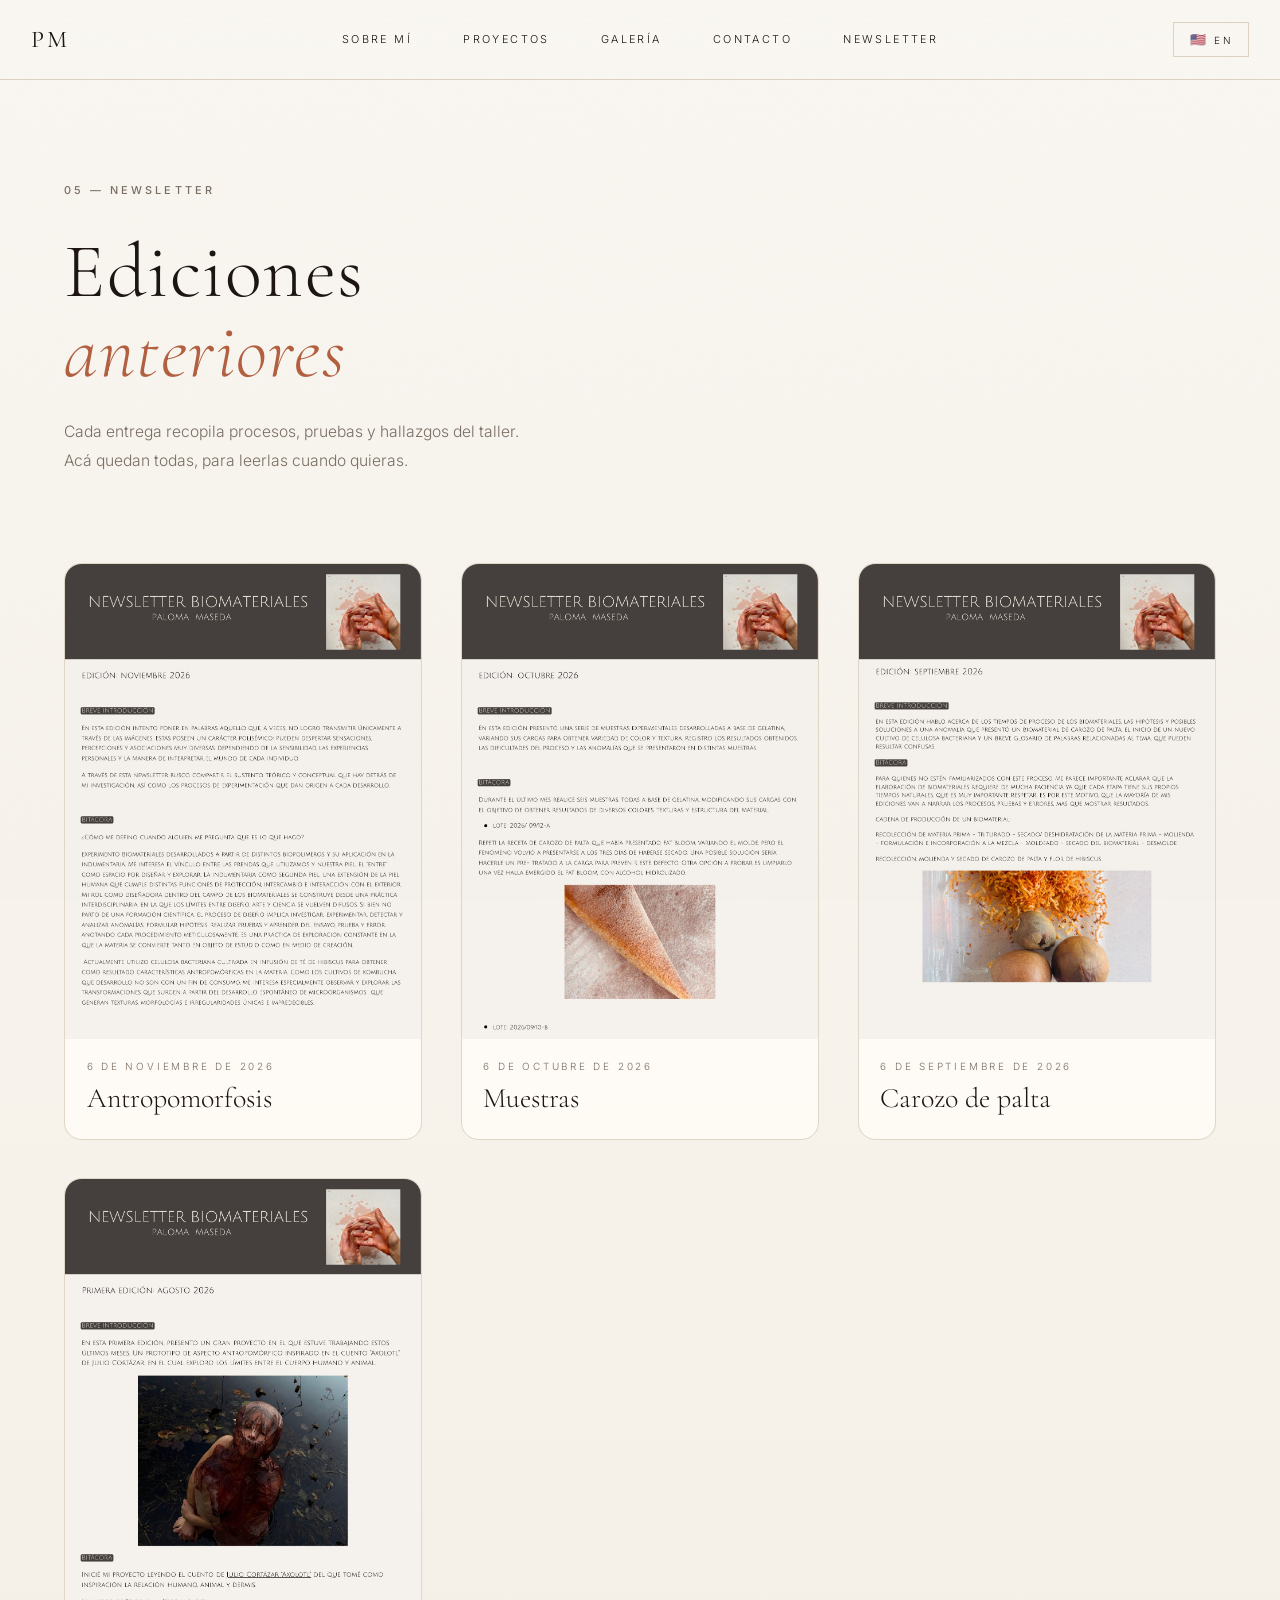
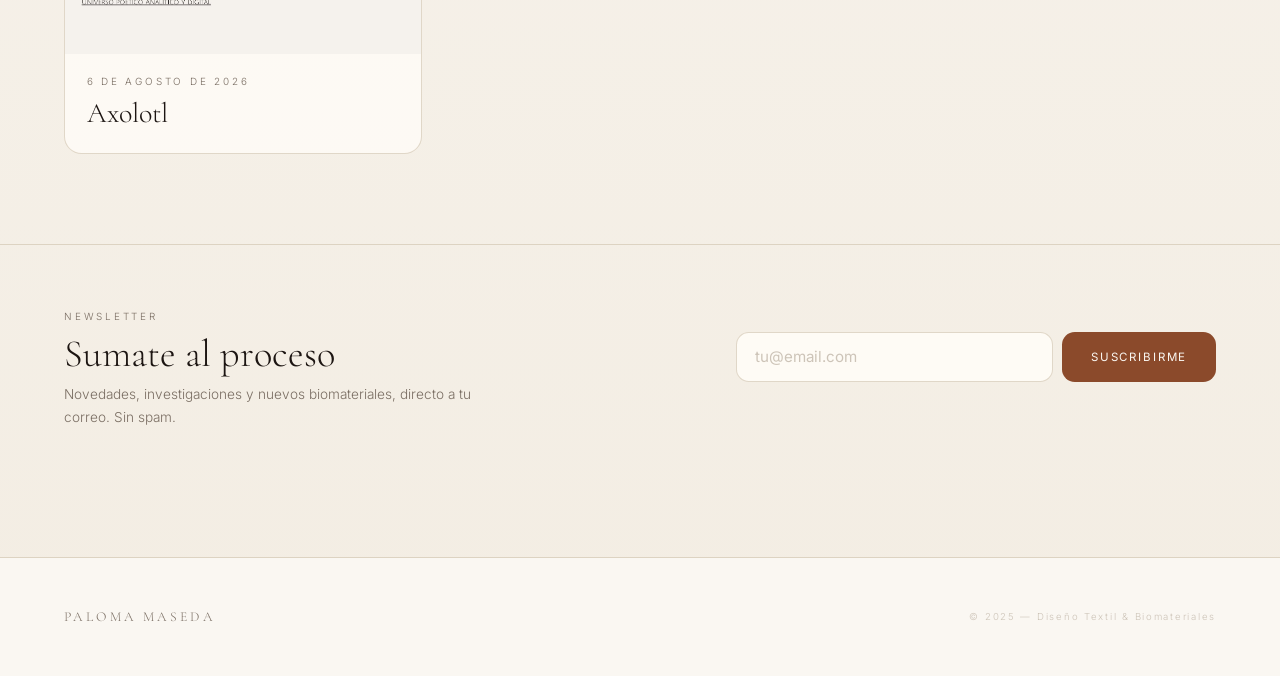
<file: newsletter.html>
<!DOCTYPE html>
<html lang="es">
<head>
  <meta charset="UTF-8">
  <meta name="viewport" content="width=device-width, initial-scale=1.0">
  <meta name="description" content="Archivo de ediciones de la newsletter de Paloma Maseda: biomateriales, diseño textil e investigación desde Buenos Aires.">
  <meta name="author" content="Paloma Maseda">
  <meta name="google-analytics-id" content="G-C15YMDL1EZ">
  <meta name="robots" content="index,follow">
  <meta name="theme-color" content="#faf7f2">
  <meta name="referrer" content="strict-origin-when-cross-origin">
  <link rel="icon" href="favicon.svg" type="image/svg+xml">
  <link rel="canonical" href="https://palomaseda.github.io/Portfolio-Maseda/newsletter.html">
  <meta property="og:type" content="website">
  <meta property="og:url" content="https://palomaseda.github.io/Portfolio-Maseda/newsletter.html">
  <meta property="og:site_name" content="Paloma Maseda">
  <meta property="og:locale" content="es_AR">
  <meta property="og:title" content="Newsletter — Paloma Maseda">
  <meta property="og:description" content="Archivo de ediciones: biomateriales, diseño textil e investigación desde Buenos Aires.">
  <meta property="og:image" content="https://palomaseda.github.io/Portfolio-Maseda/img/proyectos/celulosa/cover.jpg">
  <meta name="twitter:card" content="summary_large_image">
  <meta name="twitter:title" content="Newsletter — Paloma Maseda">
  <meta name="twitter:description" content="Archivo de ediciones: biomateriales, diseño textil e investigación desde Buenos Aires.">
  <title>Newsletter — Paloma Maseda</title>

  <script async src="https://www.googletagmanager.com/gtag/js?id=G-C15YMDL1EZ"></script>
  <script>
    window.dataLayer = window.dataLayer || [];
    function gtag(){dataLayer.push(arguments);}
    gtag('js', new Date());
    gtag('config', 'G-C15YMDL1EZ', {
      send_page_view: false,
      anonymize_ip: true
    });
  </script>

  <!-- Google Fonts: Cormorant Garamond (títulos) + Inter (cuerpo) -->
  <link rel="preconnect" href="https://fonts.googleapis.com">
  <link rel="preconnect" href="https://fonts.gstatic.com" crossorigin>
  <link href="https://fonts.googleapis.com/css2?family=Cormorant+Garamond:ital,wght@0,300;0,400;0,500;0,600;1,300;1,400;1,500&family=Inter:wght@300;400;500&display=swap" rel="stylesheet">

  <link rel="stylesheet" href="css/style.css">
  <link rel="stylesheet" href="css/newsletter.css">
</head>
<body>

  <!-- ============================================================
       NAVBAR FIJA
  ============================================================ -->
  <nav class="navbar scrolled" id="navbar">
    <div class="nav-inner">
      <a href="index.html" class="nav-logo">PM</a>

      <div class="nav-links">
        <a href="index.html#sobre-mi"  class="nav-link" data-i18n="nav.about">Sobre mí</a>
        <a href="index.html#proyectos" class="nav-link" data-i18n="nav.projects">Proyectos</a>
        <a href="index.html#galeria" class="nav-link" data-i18n="nav.gallery">Galería</a>
        <a href="index.html#contacto"  class="nav-link" data-i18n="nav.contact">Contacto</a>
        <a href="newsletter.html" class="nav-link" data-i18n="nav.newsletter">Newsletter</a>
      </div>

      <div class="nav-actions">
        <button class="lang-toggle" id="langToggle" type="button" aria-label="Switch language">EN</button>

        <button class="hamburger" id="hamburger" aria-label="Abrir menú" aria-expanded="false">
          <span></span>
          <span></span>
        </button>
      </div>
    </div>
  </nav>

  <!-- ============================================================
       MENÚ MOBILE — OVERLAY FULLSCREEN
  ============================================================ -->
  <div class="menu-overlay" id="menuOverlay" role="dialog" aria-label="Menú de navegación">
    <nav class="menu-overlay-links">
      <a href="index.html#sobre-mi"  class="overlay-link" data-i18n="nav.about">Sobre mí</a>
      <a href="index.html#proyectos" class="overlay-link" data-i18n="nav.projects">Proyectos</a>
      <a href="index.html#galeria" class="overlay-link" data-i18n="nav.gallery">Galería</a>
      <a href="index.html#contacto"  class="overlay-link" data-i18n="nav.contact">Contacto</a>
      <a href="newsletter.html" class="overlay-link" data-i18n="nav.newsletter">Newsletter</a>
    </nav>
    <button class="lang-toggle lang-toggle--overlay" id="langToggleOverlay" type="button" aria-label="Switch language">EN</button>
    <div class="menu-overlay-footer">Buenos Aires · 2025</div>
  </div>

  <!-- ============================================================
       CONTENIDO
  ============================================================ -->
  <main class="news">
    <div class="news-inner">

      <!-- ── Archivo: listado de todas las ediciones ── -->
      <section class="news-archive" id="newsArchive" hidden>
        <header class="news-header">
          <div class="section-label" data-i18n="news.label">05 — NEWSLETTER</div>
          <h1 class="news-title" data-i18n-html="news.title">Ediciones<br><em>anteriores</em></h1>
          <p class="news-intro" data-i18n="news.intro">
            Cada entrega recopila procesos, pruebas y hallazgos del taller.
            Acá quedan todas, para leerlas cuando quieras.
          </p>
        </header>

        <div class="news-grid" id="newsGrid"></div>

        <p class="news-empty" id="newsEmpty" hidden data-i18n="news.empty">
          Todavía no hay ediciones publicadas. Muy pronto, la primera.
        </p>
      </section>

      <!-- ── Edición individual ── -->
      <article class="news-edition" id="newsEdition" hidden>
        <a class="news-back" href="newsletter.html" data-i18n="news.back">← Todas las ediciones</a>

        <header class="news-edition-header">
          <time class="news-edition-date" id="editionDate"></time>
          <h1 class="news-edition-title" id="editionTitle"></h1>
        </header>

        <div class="news-figure" id="editionFigure"></div>

        <nav class="news-pager" id="newsPager"></nav>
      </article>

    </div>

    <div class="newsletter-band">
      <div class="newsletter">
        <div class="newsletter-intro">
          <span class="contact-link-kicker" data-i18n="newsletter.kicker">Newsletter</span>
          <span class="newsletter-title" data-i18n="newsletter.title">Sumate al proceso</span>
          <p class="newsletter-meta" data-i18n="newsletter.meta">Novedades, investigaciones y nuevos biomateriales, directo a tu correo. Sin spam.</p>
        </div>
        <div class="newsletter-action">
          <form class="newsletter-form" data-subscribe novalidate>
            <div class="newsletter-field">
              <input type="email" name="email" class="newsletter-input" required autocomplete="email" aria-label="Email" placeholder="tu@email.com">
              <button type="submit" class="newsletter-btn">Suscribirme</button>
            </div>
            <input type="text" name="website" class="newsletter-hp" tabindex="-1" autocomplete="off" aria-hidden="true">
            <p class="newsletter-status" role="status" aria-live="polite"></p>
          </form>
        </div>
      </div>
    </div>
  </main>

  <!-- ============================================================
       FOOTER
  ============================================================ -->
  <footer class="footer">
    <div class="footer-inner">
      <span class="footer-logo">PALOMA MASEDA</span>
      <span class="footer-copy" data-i18n="footer.copy">© 2025 — Diseño Textil &amp; Biomateriales</span>
    </div>
  </footer>

  <script src="js/analytics.js"></script>
  <script src="js/newsletter.js"></script>
  <script src="js/subscribe.js"></script>

</body>
</html>
</file>
<file: css/style.css>
/* ══════════════════════════════════════════════════════════════
   PALOMA MASEDA — Portfolio
   style.css
   ══════════════════════════════════════════════════════════════ */


/* ── CSS CUSTOM PROPERTIES ─────────────────────────────────────
   Para cambiar la paleta entera: editá solo estas variables.
   Para cambiar tipografías: editá --font-heading y --font-body.
   ─────────────────────────────────────────────────────────────── */
:root {
  /* Colores principales */
  --c-bg:           #faf7f2;     /* Fondo general — crema cálida */
  --c-surface:      #f3ede3;     /* Superficie elevada */
  --c-surface-2:    #ebe4d8;     /* Superficie más elevada */
  --c-border:       #ddd3c2;     /* Bordes sutiles */
  --c-text:         #1c1512;     /* Texto principal — espresso oscuro */
  --c-text-muted:   #7a6e63;     /* Texto secundario */
  --c-text-dim:     #cdc4b8;     /* Texto casi invisible (watermarks) */
  --c-accent:       #8b4a2b;     /* Acento tierra/óxido */
  --c-accent-light: #b36040;     /* Acento más claro */

  /* Tipografías */
  --font-heading: 'Cormorant Garamond', Georgia, serif;
  --font-body:    'Inter', -apple-system, BlinkMacSystemFont, sans-serif;

  /* Espaciado base (múltiplos de 0.5rem) */
  --sp-1:  0.5rem;
  --sp-2:  1rem;
  --sp-3:  1.5rem;
  --sp-4:  2rem;
  --sp-6:  3rem;
  --sp-8:  4rem;
  --sp-12: 6rem;
  --sp-16: 8rem;
  --sp-20: 10rem;

  /* Layout */
  --max-w:         1400px;
  --nav-h:         80px;
  --pad-x:         clamp(1.5rem, 5vw, 4rem);

  /* Curvas de aceleración */
  --ease-expo:     cubic-bezier(0.16, 1, 0.3, 1);
  --ease-in-out:   cubic-bezier(0.87, 0, 0.13, 1);

  /* Transiciones reutilizables */
  --t-fast:   0.25s var(--ease-expo);
  --t-medium: 0.55s var(--ease-expo);
  --t-slow:   0.9s  var(--ease-expo);
}


/* ── RESET ──────────────────────────────────────────────────── */
*, *::before, *::after {
  box-sizing: border-box;
  margin: 0;
  padding: 0;
}

html {
  scroll-behavior: smooth;
  -webkit-font-smoothing: antialiased;
  -moz-osx-font-smoothing: grayscale;
}

body {
  background-color: var(--c-bg);
  color: var(--c-text);
  font-family: var(--font-body);
  font-weight: 300;
  line-height: 1.6;
  overflow-x: hidden;
}

img {
  display: block;
  max-width: 100%;
  object-fit: cover;
}

a    { color: inherit; text-decoration: none; }
button { background: none; border: none; cursor: pointer; font-family: inherit; color: inherit; }

/* ── Textura de ruido (overlay fijo, muy sutil) ─────────────── */
body::after {
  content: '';
  position: fixed;
  inset: 0;
  background-image: url("data:image/svg+xml,%3Csvg xmlns='http://www.w3.org/2000/svg' width='300' height='300'%3E%3Cfilter id='n'%3E%3CfeTurbulence type='fractalNoise' baseFrequency='0.75' numOctaves='4' stitchTiles='stitch'/%3E%3C/filter%3E%3Crect width='300' height='300' filter='url(%23n)' opacity='1'/%3E%3C/svg%3E");
  background-size: 200px 200px;
  opacity: 0.04;   /* Ligeramente más visible sobre fondo claro */
  mix-blend-mode: multiply;
  pointer-events: none;
  z-index: 9990;
}


/* ── UTILIDADES ─────────────────────────────────────────────── */
.container {
  max-width: var(--max-w);
  margin: 0 auto;
  padding: 0 var(--pad-x);
}

.section-label {
  font-family: var(--font-body);
  font-size: 0.68rem;
  font-weight: 500;
  letter-spacing: 0.28em;
  color: var(--c-text-muted);
  text-transform: uppercase;
}

/* Placeholder para imágenes faltantes (siempre visible detrás) */
.placeholder-label {
  position: absolute;
  inset: 0;
  display: flex;
  align-items: center;
  justify-content: center;
  font-size: 0.6rem;
  font-weight: 500;
  letter-spacing: 0.35em;
  color: var(--c-text-dim);
  text-transform: uppercase;
  pointer-events: none;
  z-index: 0;
  user-select: none;
}

/* ════════════════════════════════════════════════════════════
   NAVBAR
   Transparente en la cima, con blur al hacer scroll.
   ════════════════════════════════════════════════════════════ */
.navbar {
  position: fixed;
  top: 0; left: 0; right: 0;
  height: var(--nav-h);
  z-index: 100;
  transition: background var(--t-medium), backdrop-filter var(--t-medium), border-color var(--t-medium);
  border-bottom: 1px solid transparent;
}

.navbar.scrolled {
  background: rgba(250, 247, 242, 0.88);
  backdrop-filter: blur(24px);
  -webkit-backdrop-filter: blur(24px);
  border-bottom-color: var(--c-border);
}

.navbar.scrolled .nav-logo,
.navbar.scrolled .nav-link,
.navbar.scrolled .lang-toggle {
  color: var(--c-text);
}

.navbar.scrolled .nav-link::after {
  background: var(--c-text);
}

.navbar.scrolled .lang-toggle {
  border-color: var(--c-border);
}

.navbar.scrolled .hamburger span {
  background: var(--c-text);
}

.nav-inner {
  width: 100%;
  margin: 0 auto;
  padding: 0 clamp(1rem, 2.4vw, 2rem);
  height: 100%;
  display: grid;
  grid-template-columns: 1fr auto 1fr;
  align-items: center;
}

/* Logo "PM" */
.nav-logo {
  font-family: var(--font-heading);
  justify-self: start;
  font-size: 1.5rem;
  font-weight: 400;
  font-style: normal;
  letter-spacing: 0.12em;
  color: var(--c-text);
  transition: opacity var(--t-fast);
  line-height: 1;
}
.nav-logo:hover { opacity: 0.55; }

/* Links de nav */
.nav-links {
  display: flex;
  justify-self: center;
  gap: clamp(2rem, 4vw, 4.5rem);
}

.nav-actions {
  justify-self: end;
  display: flex;
  align-items: center;
  gap: var(--sp-3);
}

.lang-toggle {
  font-size: 0.62rem;
  font-weight: 300;
  letter-spacing: 0.24em;
  text-transform: uppercase;
  color: var(--c-text);
  border: 1px solid rgba(28, 21, 18, 0.32);
  min-width: 4.2rem;
  justify-content: center;
  display: inline-flex;
  align-items: center;
  padding: 0.7rem 0.95rem 0.62rem;
  transition: border-color var(--t-fast), color var(--t-fast), background var(--t-fast);
}

.lang-flag {
  font-size: 0.8rem;
  line-height: 1;
  margin-right: 0.4rem;
}

.lang-toggle:hover {
  color: var(--c-text);
  border-color: rgba(28, 21, 18, 0.55);
  background: rgba(255, 252, 247, 0.42);
}

.lang-toggle--overlay {
  position: absolute;
  top: calc(var(--nav-h) / 2);
  right: var(--pad-x);
  transform: translateY(-50%);
}

.nav-link {
  font-size: 0.68rem;
  font-weight: 300;
  letter-spacing: 0.22em;
  text-transform: uppercase;
  color: var(--c-text);
  position: relative;
  transition: color var(--t-fast);
}
.nav-link::after {
  content: '';
  position: absolute;
  bottom: -3px;
  left: 0;
  width: 0;
  height: 1px;
  background: var(--c-text);
  transition: width var(--t-medium);
}
.nav-link:hover { color: var(--c-text); }
.nav-link:hover::after { width: 100%; }

/* Hamburger (solo mobile) */
.hamburger {
  display: none;
  position: relative;
  width: 30px;
  height: var(--nav-h);
}
.hamburger span {
  position: absolute;
  left: 0;
  top: 50%;
  width: 100%;
  height: 1px;
  background: var(--c-text);
  transform: translateY(-4px);
  transition: transform var(--t-medium), opacity var(--t-fast);
}
.hamburger span:last-child {
  transform: translateY(4px);
}
.hamburger.active span:first-child {
  transform: translateY(0) rotate(45deg);
}
.hamburger.active span:last-child {
  transform: translateY(0) rotate(-45deg);
}


/* ════════════════════════════════════════════════════════════
   MOBILE MENU OVERLAY
   ════════════════════════════════════════════════════════════ */
.menu-overlay {
  position: fixed;
  inset: 0;
  background: var(--c-bg);
  z-index: 99;
  display: flex;
  flex-direction: column;
  align-items: center;
  justify-content: center;
  opacity: 0;
  pointer-events: none;
  transition: opacity var(--t-medium);
}
.menu-overlay.active {
  opacity: 1;
  pointer-events: all;
}

.menu-overlay-links {
  display: flex;
  flex-direction: column;
  align-items: center;
  gap: var(--sp-4);
}

.overlay-link {
  font-family: var(--font-heading);
  font-size: clamp(2.8rem, 11vw, 4.5rem);
  font-weight: 300;
  letter-spacing: 0.06em;
  color: var(--c-text);
  opacity: 0;
  transform: translateY(24px);
  transition: transform var(--t-medium), opacity var(--t-medium), color var(--t-fast);
}
.menu-overlay.active .overlay-link { opacity: 1; transform: translateY(0); }
.menu-overlay.active .overlay-link:nth-child(1) { transition-delay: 0.08s; }
.menu-overlay.active .overlay-link:nth-child(2) { transition-delay: 0.16s; }
.menu-overlay.active .overlay-link:nth-child(3) { transition-delay: 0.24s; }
.overlay-link:hover { color: var(--c-text-muted); }

.menu-overlay-footer {
  position: absolute;
  bottom: var(--sp-6);
  font-size: 0.65rem;
  letter-spacing: 0.25em;
  color: var(--c-text-muted);
  text-transform: uppercase;
}


/* ════════════════════════════════════════════════════════════
   HERO — FULLSCREEN
   ════════════════════════════════════════════════════════════ */
.hero {
  position: relative;
  height: 100svh;
  min-height: 640px;
  display: flex;
  align-items: center;
  justify-content: center;
  overflow: hidden;
}

/* Imagen de fondo */
.hero-bg {
  position: absolute;
  inset: 0;
  background: linear-gradient(180deg, var(--c-bg) 0%, #f7f2ea 56%, var(--c-bg) 100%);
  z-index: 0;
}
.hero-bg-img {
  position: absolute;
  inset: 0;
  width: 100%;
  height: 100%;
  object-fit: cover;
  opacity: 0;
  pointer-events: none;
}

/* Gradiente encima de la imagen */
.hero-overlay {
  position: absolute;
  inset: 0;
  background: linear-gradient(
    to bottom,
    rgba(255, 255, 255, 0.08) 0%,
    rgba(255, 255, 255, 0.02) 38%,
    rgba(255, 255, 255, 0.12) 100%
  );
  z-index: 1;
}

/* Contenido central */
.hero-content {
  position: relative;
  z-index: 2;
  text-align: center;
  padding: 0 var(--pad-x);
}

.hero-eyebrow {
  font-size: 0.65rem;
  letter-spacing: 0.35em;
  color: var(--c-text);
  font-weight: 300;
  text-transform: uppercase;
  margin-bottom: var(--sp-4);
  opacity: 0; /* Animado via JS */
}

.hero-title {
  font-family: var(--font-heading);
  font-size: clamp(3.5rem, 9.5vw, 8rem);
  font-weight: 400;
  letter-spacing: 0.06em;
  line-height: 0.95;
  color: var(--c-text);
  perspective: 800px; /* Para rotación 3D de letras */
  white-space: nowrap;
}

/* Cada letra — creada y animada via JS */
.hero-title .letter {
  display: inline-block;
  will-change: transform, opacity;
}

.hero-subtitle {
  font-family: var(--font-body);
  font-size: clamp(0.72rem, 1.7vw, 1rem);
  font-weight: 300;
  letter-spacing: 0.34em;
  color: var(--c-text);
  text-transform: uppercase;
  margin-top: var(--sp-6);
  opacity: 0; /* Animado via JS */
  text-align: center;
}

/* Indicador de scroll */
/* ════════════════════════════════════════════════════════════
   SEPARADOR — línea fina entre secciones
   Se "dibuja" de izquierda a derecha al llegar (ver initScrollReveals);
   sin JS queda la línea completa.
   ════════════════════════════════════════════════════════════ */
.section-divider span {
  display: block;
  height: 1px;
  background: var(--c-border);
  transform-origin: left center;
}


/* ════════════════════════════════════════════════════════════
   SOBRE MÍ
   ════════════════════════════════════════════════════════════ */
.about {
  padding: var(--sp-20) 0;
}

.about-grid {
  display: grid;
  grid-template-columns: 1fr 1fr;
  gap: clamp(3rem, 8vw, 7rem);
  align-items: start;
}

/* Columna imagen */
.about-image-col {
  position: sticky;
  top: calc(var(--nav-h) + var(--sp-8));
}

.about-image-wrap {
  position: relative;
  aspect-ratio: 3 / 4;
  overflow: hidden;
  background: var(--c-surface);
  /* clip-path animado en el reveal via GSAP */
  clip-path: inset(100% 0 0 0);
}

.about-img {
  position: absolute;
  inset: 0;
  width: 100%;
  height: 100%;
  object-fit: cover;
  z-index: 1;
  transition: transform 0.9s var(--ease-expo);
}
.about-image-wrap:hover .about-img { transform: scale(1.04); }

/* Varias fotos: la que entra se funde ENCIMA de la que sale (que sigue opaca
   hasta que termina el fundido), así no hay un instante a media transparencia
   donde se vea el fondo. Sin JS queda visible la primera (lleva is-active). */
.about-img:not(.is-active) {
  opacity: 0;
  transition: transform 0.9s var(--ease-expo), opacity 0s linear 1.4s;
}
.about-img.is-active {
  opacity: 1;
  z-index: 2;
  transition: transform 0.9s var(--ease-expo), opacity 1.4s ease;
}

.about-meta {
  display: flex;
  align-items: center;
  justify-content: space-between;
  gap: var(--sp-2);
  margin-top: var(--sp-2);
}

/* Selector de fotos: numeritos 01 02 con una línea que se va llenando
   hasta el próximo cambio. Los crea initAboutSlides. */
.about-dots {
  display: flex;
  gap: var(--sp-2);
}

.about-dot {
  position: relative;
  padding: 0.5rem 0 0.55rem;
  font-size: 0.62rem;
  letter-spacing: 0.22em;
  color: var(--c-text-dim);
  text-transform: uppercase;
  transition: color var(--t-fast);
}
.about-dot:hover,
.about-dot.is-active { color: var(--c-text); }
.about-dot:focus-visible { outline: 1px solid var(--c-accent); outline-offset: 2px; }

.about-dot-bar {
  position: absolute;
  left: 0;
  right: 0.22em;           /* descuenta el espacio final del letter-spacing */
  bottom: 0.2rem;
  height: 1px;
  background: currentColor;
  transform: scaleX(0);
  transform-origin: left center;
}
.about-dot.is-active .about-dot-bar { transform: scaleX(1); }

.about-image-col.is-playing .about-dot.is-active .about-dot-bar {
  animation: aboutProgress 6s linear forwards;
}
/* Pausa con el mouse encima (solo donde hay mouse: en el celular el hover
   queda "pegado" después de tocar y congelaría la rotación) o con el foco del
   teclado en el selector (:focus-visible, no el foco que deja un clic). */
@media (hover: hover) {
  .about-image-col.is-playing:hover .about-dot.is-active .about-dot-bar {
    animation-play-state: paused;
  }
}
.about-image-col.is-playing:has(:focus-visible) .about-dot.is-active .about-dot-bar {
  animation-play-state: paused;
}
@keyframes aboutProgress {
  from { transform: scaleX(0); }
  to   { transform: scaleX(1); }
}

.about-caption {
  font-size: 0.62rem;
  letter-spacing: 0.22em;
  color: var(--c-text-muted);
  text-transform: uppercase;
}

/* Columna texto */
.about-text-col {
  padding-top: var(--sp-4);
  display: flex;
  flex-direction: column;
  gap: var(--sp-6);
}

.about-heading {
  font-family: var(--font-heading);
  font-size: clamp(2.2rem, 4.5vw, 3.5rem);
  font-weight: 300;
  line-height: 1.15;
  letter-spacing: 0.02em;
}
.about-heading em {
  font-style: italic;
  color: var(--c-text-muted);
}

.about-body {
  display: flex;
  flex-direction: column;
  gap: var(--sp-3);
}
.about-body p {
  font-size: 0.92rem;
  line-height: 1.85;
  color: var(--c-text-muted);
}
.about-body em {
  font-style: italic;
  color: var(--c-text);
}


/* ════════════════════════════════════════════════════════════
   PROYECTOS
   ────────────────────────────────────────────────────────────
   Estructura reutilizable: para agregar un proyecto nuevo,
   copiar un bloque <article class="project-item"> en el HTML.
   Los ítems pares llevan class "project-item--reverse".
   No se necesita tocar el CSS ni el JS.
   ════════════════════════════════════════════════════════════ */
.projects {
  padding: var(--sp-20) 0;
  border-top: 1px solid var(--c-border);
}

.projects-header {
  display: grid;
  grid-template-columns: auto 1fr;
  align-items: end;
  gap: var(--sp-8);
  margin-bottom: clamp(4rem, 8vw, 7rem);
  padding-bottom: var(--sp-8);
  border-bottom: 1px solid var(--c-border);
}

.section-title {
  font-family: var(--font-heading);
  font-size: clamp(3rem, 6vw, 5rem);
  font-weight: 300;
  line-height: 1.05;
  letter-spacing: 0.02em;
  text-align: right;
}
.section-title em {
  font-style: italic;
  color: var(--c-text-muted);
}

/* ── Ítem de proyecto ──────────────────────────────────────── */
.project-item {
  display: grid;
  grid-template-columns: 1fr 1fr;
  gap: clamp(2rem, 6vw, 5rem);
  align-items: center;
  padding: clamp(4rem, 8vw, 6rem) 0;
  border-bottom: 1px solid var(--c-border);
  position: relative;
}

/* Layout espejado para ítems --reverse */
.project-item--reverse {
  direction: rtl;
}
.project-item--reverse > * {
  direction: ltr;
}

/* Imagen */
.project-image-col {
  position: relative;
}

.project-image-wrap {
  position: relative;
  aspect-ratio: 4 / 5;
  overflow: hidden;
  background: var(--c-surface);
  /* Reveal via clip-path — animado por GSAP */
  clip-path: inset(100% 0 0 0);
}

.project-img {
  position: absolute;
  top: -8%;      /* Buffer arriba: garantiza que el parallax nunca exponga el fondo */
  left: 0;
  width: 100%;
  height: 116%;  /* 8% buffer arriba + 8% buffer abajo = imagen siempre cubre el contenedor */
  object-fit: cover;
  transition: transform 0.6s var(--ease-expo);
  will-change: transform;
  z-index: 1;
}

/* Overlay al hover */
.project-overlay {
  position: absolute;
  inset: 0;
  background: rgba(10, 10, 10, 0.52);
  display: flex;
  align-items: center;
  justify-content: center;
  opacity: 0;
  z-index: 2;
  transition: opacity var(--t-medium);
}
.project-overlay-text {
  font-size: 0.65rem;
  font-weight: 500;
  letter-spacing: 0.38em;
  text-transform: uppercase;
  color: #f5f2ed;                              /* siempre claro — el overlay es siempre oscuro */
  border: 1.5px solid rgba(245, 242, 237, 0.9);
  padding: 0.7rem 1.6rem;
}

.project-image-wrap:hover .project-overlay { opacity: 1; }
.project-image-wrap:hover .project-img     { transform: scale(1.05) translateY(-2%); }

/* Contenido */
.project-content-col {
  padding: var(--sp-4);
  position: relative;
}

/* Número decorativo de fondo */
.project-number {
  position: absolute;
  top: -1.5rem;
  right: 0;
  font-family: var(--font-heading);
  font-size: clamp(7rem, 14vw, 11rem);
  font-weight: 300;
  line-height: 1;
  color: var(--c-text-dim);
  user-select: none;
  z-index: 0;
  pointer-events: none;
  transition: color var(--t-slow);
}
.project-item:hover .project-number { color: #201e1c; }

.project-title {
  font-family: var(--font-heading);
  font-size: clamp(2rem, 4vw, 3.2rem);
  font-weight: 300;
  line-height: 1.1;
  letter-spacing: 0.025em;
  margin-bottom: var(--sp-3);
  position: relative;
  z-index: 1;
}

.project-tags {
  display: flex;
  flex-wrap: wrap;
  gap: var(--sp-1);
  margin-bottom: var(--sp-4);
  position: relative;
  z-index: 1;
}

.tag {
  font-size: 0.58rem;
  font-weight: 400;
  letter-spacing: 0.2em;
  text-transform: uppercase;
  color: var(--c-text-muted);
  border: 1px solid var(--c-border);
  padding: 0.3rem 0.8rem;
  transition: border-color var(--t-fast), color var(--t-fast);
}
.project-item:hover .tag {
  border-color: #2c2a28;
  color: #3e3c39;
}

.project-desc {
  font-size: 0.88rem;
  line-height: 1.85;
  color: var(--c-text-muted);
  margin-bottom: var(--sp-6);
  position: relative;
  z-index: 1;
  max-width: 42ch;
}

.project-btn {
  display: inline-flex;
  align-items: center;
  gap: var(--sp-2);
  font-size: 0.65rem;
  font-weight: 400;
  letter-spacing: 0.28em;
  text-transform: uppercase;
  color: var(--c-text);
  border-bottom: 1px solid var(--c-border);
  padding-bottom: var(--sp-1);
  position: relative;
  z-index: 1;
  transition: gap var(--t-fast), border-color var(--t-fast);
}
.project-btn:hover {
  gap: var(--sp-3);
  border-color: var(--c-text-muted);
}
.btn-arrow {
  display: inline-block;
  transition: transform var(--t-fast);
}
.project-btn:hover .btn-arrow { transform: translateX(4px); }


/* ════════════════════════════════════════════════════════════
   GALERÍA
   ════════════════════════════════════════════════════════════ */
.gallery-section {
  padding: var(--sp-20) 0;
  border-top: 1px solid var(--c-border);
  position: relative;
  background: linear-gradient(180deg, rgba(250, 247, 242, 0.88) 0%, rgba(243, 237, 227, 0.72) 100%);
}

.gallery-header {
  position: relative;
  z-index: 3;
  display: grid;
  grid-template-columns: auto 1fr;
  align-items: end;
  gap: var(--sp-8);
  margin-bottom: clamp(3rem, 7vw, 5rem);
}

.gallery-title {
  text-align: right;
}

.gallery-grid {
  position: relative;
  z-index: 1;
  column-count: 4;
  column-gap: clamp(1rem, 2vw, 1.5rem);
  overflow: hidden;
}

.gallery-grid::after {
  content: "";
  position: absolute;
  left: 0;
  right: 0;
  bottom: 0;
  height: clamp(18rem, 32vw, 28rem);
  background: linear-gradient(
    180deg,
    rgba(248, 244, 238, 0) 0%,
    rgba(248, 244, 238, 0.1) 10%,
    rgba(248, 244, 238, 0.45) 36%,
    rgba(248, 244, 238, 0.82) 68%,
    rgba(248, 244, 238, 0.98) 88%,
    rgba(248, 244, 238, 1) 100%
  );
  pointer-events: none;
  z-index: 3;
}

.gallery-item {
  break-inside: avoid;
  margin: 0 0 clamp(1rem, 2vw, 1.5rem);
  overflow: hidden;
  background: var(--c-surface);
  opacity: 0;
  transform: translateY(36px) scale(0.98);
  will-change: transform, opacity;
}

.gallery-item img {
  width: 100%;
  height: auto;
  display: block;
  transform: scale(1.06);
  transition: transform 1s var(--ease-expo);
}

.gallery-item:hover img {
  transform: scale(1.02);
}


/* ════════════════════════════════════════════════════════════
   CONTACTO
   ════════════════════════════════════════════════════════════ */
.contact {
  padding: var(--sp-20) 0;
  border-top: 1px solid var(--c-border);
  position: relative;
  overflow: hidden;
  background: linear-gradient(180deg, rgba(250, 247, 242, 0.65) 0%, rgba(243, 237, 227, 0.95) 100%);
}

.contact-inner {
  position: relative;
  z-index: 1;
  max-width: var(--max-w);
  margin: 0 auto;
  padding: 0 var(--pad-x);
  display: grid;
  grid-template-columns: minmax(0, 1fr) minmax(320px, 0.9fr);
  gap: clamp(3rem, 8vw, 8rem);
  align-items: start;
}

.contact-copy {
  max-width: 34rem;
}

.contact-inner .section-label {
  margin-bottom: var(--sp-6);
  display: block;
}

.contact-heading {
  font-family: var(--font-heading);
  font-size: clamp(3.2rem, 6vw, 5.2rem);
  font-weight: 300;
  line-height: 1;
  letter-spacing: 0.02em;
  margin-bottom: var(--sp-4);
}

.contact-heading em {
  font-style: italic;
  color: var(--c-accent-light);
}

.contact-intro {
  max-width: 28rem;
  font-size: 0.98rem;
  line-height: 1.85;
  color: var(--c-text-muted);
}

.contact-links {
  display: flex;
  flex-direction: column;
  gap: var(--sp-4);
  padding-top: 0.35rem;
}

.contact-link {
  position: relative;
  background: rgba(255, 252, 247, 0.82);
  border: 1px solid rgba(221, 211, 194, 0.9);
  border-radius: 1.1rem;
  display: flex;
  flex-direction: column;
  align-items: flex-start;
  gap: 0.5rem;
  padding: 1.4rem 4rem 1.4rem 1.4rem;
  transition: transform var(--t-medium), border-color var(--t-fast), background var(--t-fast);
}

.contact-link:hover {
  transform: translateY(-2px);
  border-color: rgba(139, 74, 43, 0.28);
  background: rgba(255, 252, 247, 0.94);
}

.contact-link-kicker {
  font-size: 0.62rem;
  letter-spacing: 0.28em;
  text-transform: uppercase;
  color: var(--c-text-muted);
}

.contact-link-value {
  font-family: var(--font-heading);
  font-size: clamp(1.45rem, 2.6vw, 2rem);
  font-weight: 300;
  color: var(--c-text);
  line-height: 1.05;
  transition: color var(--t-fast), opacity var(--t-fast);
}

.contact-link-meta {
  font-size: 0.72rem;
  letter-spacing: 0.08em;
  text-transform: uppercase;
  color: var(--c-text-muted);
}

.contact-link:hover .contact-link-value {
  color: var(--c-accent);
}

.contact-link-arrow {
  position: absolute;
  top: 1.15rem;
  right: 1.15rem;
  width: 2.35rem;
  height: 2.35rem;
  display: inline-flex;
  align-items: center;
  justify-content: center;
  border-radius: 50%;
  border: 1px solid rgba(139, 74, 43, 0.16);
  background: rgba(243, 237, 227, 0.88);
  font-size: 0.9rem;
  color: var(--c-text-muted);
  transition: transform var(--t-fast), color var(--t-fast), border-color var(--t-fast), background var(--t-fast);
}

.contact-link:hover .contact-link-arrow {
  transform: translate(3px, -3px);
  color: var(--c-accent);
  border-color: rgba(139, 74, 43, 0.34);
  background: rgba(255, 248, 242, 0.98);
}


/* ── Newsletter — franja full-width con el formulario de suscripción ── */
.newsletter-band {
  position: relative;
  z-index: 1;
  max-width: var(--max-w);
  margin: clamp(3.5rem, 7vw, 6rem) auto 0;
  padding: clamp(2.5rem, 5vw, 4rem) var(--pad-x) 0;
  border-top: 1px solid var(--c-border);
}

.newsletter {
  display: flex;
  align-items: center;
  justify-content: space-between;
  gap: clamp(2rem, 6vw, 5rem);
  flex-wrap: wrap;
}

.newsletter-intro {
  display: flex;
  flex-direction: column;
  gap: 0.55rem;
  max-width: 30rem;
}

.newsletter-title {
  font-family: var(--font-heading);
  font-size: clamp(1.8rem, 3vw, 2.6rem);
  font-weight: 300;
  color: var(--c-text);
  line-height: 1.05;
}

.newsletter-meta {
  font-size: 0.85rem;
  line-height: 1.7;
  color: var(--c-text-muted);
  max-width: 26rem;
}

.newsletter-archive-link {
  align-self: flex-start;
  margin-top: 0.35rem;
  font-size: 0.66rem;
  letter-spacing: 0.22em;
  text-transform: uppercase;
  color: var(--c-text-muted);
  border-bottom: 1px solid rgba(122, 110, 99, 0.32);
  padding-bottom: 0.25rem;
  transition: color var(--t-fast), border-color var(--t-fast);
}

.newsletter-archive-link:hover {
  color: var(--c-accent);
  border-bottom-color: rgba(139, 74, 43, 0.5);
}

.newsletter-action {
  flex: 1 1 22rem;
  max-width: 30rem;
}

.newsletter-form {
  display: flex;
  flex-direction: column;
  gap: 0.6rem;
}

.newsletter-field {
  display: flex;
  gap: 0.6rem;
  flex-wrap: wrap;
}

.newsletter-input {
  flex: 1 1 12rem;
  min-width: 0;
  font-family: var(--font-body);
  font-size: 0.95rem;
  color: var(--c-text);
  background: rgba(255, 252, 247, 0.9);
  border: 1px solid rgba(221, 211, 194, 0.9);
  border-radius: 0.8rem;
  padding: 0.9rem 1.1rem;
  transition: border-color var(--t-fast), background var(--t-fast);
}

.newsletter-input::placeholder { color: var(--c-text-dim); }

.newsletter-input:focus {
  outline: none;
  border-color: rgba(139, 74, 43, 0.45);
  background: rgba(255, 252, 247, 0.99);
}

.newsletter-btn {
  font-family: var(--font-body);
  font-size: 0.72rem;
  letter-spacing: 0.16em;
  text-transform: uppercase;
  color: var(--c-bg);
  background: var(--c-accent);
  border-radius: 0.8rem;
  padding: 0.9rem 1.8rem;
  white-space: nowrap;
  transition: background var(--t-fast), transform var(--t-fast), opacity var(--t-fast);
}

.newsletter-btn:hover { background: var(--c-accent-light); transform: translateY(-1px); }
.newsletter-btn:focus-visible { outline: 2px solid var(--c-accent); outline-offset: 2px; }
.newsletter-btn:disabled { opacity: 0.55; cursor: default; transform: none; }

/* Campo trampa para bots: fuera de la vista, sin usar display:none
   (algunos bots ignoran los campos ocultos así). */
.newsletter-hp {
  position: absolute;
  left: -9999px;
  width: 1px;
  height: 1px;
  opacity: 0;
}

.newsletter-status {
  min-height: 1.2em;
  font-size: 0.78rem;
  line-height: 1.5;
  color: var(--c-text-muted);
}

.newsletter-status.is-success { color: var(--c-accent); }
.newsletter-status.is-error { color: #a23b2b; }

@media (max-width: 720px) {
  .newsletter { gap: 1.6rem; }
  .newsletter-intro,
  .newsletter-action { flex-basis: 100%; max-width: none; }
}


/* ════════════════════════════════════════════════════════════
   FOOTER
   ════════════════════════════════════════════════════════════ */
.footer {
  border-top: 1px solid var(--c-border);
  padding: var(--sp-6) var(--pad-x);
}

.footer-inner {
  max-width: var(--max-w);
  margin: 0 auto;
  display: flex;
  align-items: center;
  justify-content: space-between;
}

.footer-logo {
  font-family: var(--font-heading);
  font-size: 0.85rem;
  letter-spacing: 0.25em;
  color: var(--c-text-muted);
}

.footer-copy {
  font-size: 0.6rem;
  letter-spacing: 0.18em;
  color: var(--c-text-dim);
}


/* ════════════════════════════════════════════════════════════
   LIGHTBOX
   ════════════════════════════════════════════════════════════ */
.lightbox {
  position: fixed;
  inset: 0;
  /* Blur del contenido detrás + oscurecimiento suave */
  background: rgba(8, 6, 4, 0.65);
  backdrop-filter: blur(22px) brightness(0.55);
  -webkit-backdrop-filter: blur(22px) brightness(0.55);
  z-index: 1000;
  display: flex;
  align-items: center;
  justify-content: center;
  opacity: 0;
  pointer-events: none;
  transition: opacity var(--t-medium);
}
.lightbox.active {
  opacity: 1;
  pointer-events: all;
}

.lightbox-content {
  max-width: 86vw;
  max-height: 86vh;
  display: flex;
  align-items: center;
  justify-content: center;
}

.lightbox-img {
  max-width: 86vw;
  max-height: 86vh;
  width: auto;
  height: auto;
  object-fit: contain;
  transition: opacity 0.2s ease;
}
.lightbox-img.fading { opacity: 0; }

.lightbox-close,
.lightbox-prev,
.lightbox-next {
  position: fixed;
  color: #f0ede8;
  cursor: pointer;
  z-index: 10;
  font-family: var(--font-body);
  display: flex;
  align-items: center;
  justify-content: center;
  border-radius: 50%;
  border: 1px solid rgba(240, 237, 232, 0.3);
  background: rgba(240, 237, 232, 0.08);
  backdrop-filter: blur(10px);
  transition: background var(--t-fast), opacity var(--t-fast), transform var(--t-fast), border-color var(--t-fast);
}

/* ── Botón cerrar ── */
.lightbox-close {
  top: var(--sp-4);
  right: var(--sp-4);
  width: 44px;
  height: 44px;
  font-size: 0.8rem;
  letter-spacing: 0.05em;
  opacity: 0.7;
}
.lightbox-close:hover {
  opacity: 1;
  background: rgba(240, 237, 232, 0.18);
  border-color: rgba(240, 237, 232, 0.6);
}

/* ── Flechas de navegación ── */
.lightbox-prev,
.lightbox-next {
  top: 50%;
  transform: translateY(-50%);
  width: 64px;
  height: 64px;
  font-size: 1.5rem;
  opacity: 0.75;
}
.lightbox-prev { left: var(--sp-4); }
.lightbox-next { right: var(--sp-4); }

.lightbox-prev:hover {
  opacity: 1;
  background: rgba(240, 237, 232, 0.18);
  border-color: rgba(240, 237, 232, 0.6);
  transform: translateY(-50%) translateX(-3px);
}
.lightbox-next:hover {
  opacity: 1;
  background: rgba(240, 237, 232, 0.18);
  border-color: rgba(240, 237, 232, 0.6);
  transform: translateY(-50%) translateX(3px);
}

.lightbox-counter {
  position: fixed;
  bottom: var(--sp-6);
  left: 50%;
  transform: translateX(-50%);
  font-size: 0.62rem;
  letter-spacing: 0.32em;
  color: var(--c-text-muted);
}


/* ════════════════════════════════════════════════════════════
   RESPONSIVE
   ════════════════════════════════════════════════════════════ */

/* ── Tablet — 1024px ───────────────────────────────────────── */
@media (max-width: 1024px) {
  .about-image-col {
    position: relative; /* Desactivar sticky en tablet */
    top: auto;
  }
  .about-grid {
    gap: clamp(2rem, 5vw, 4rem);
  }
  .projects-header {
    grid-template-columns: 1fr;
    gap: var(--sp-4);
  }
  .section-title { text-align: left; }
  .project-item {
    gap: clamp(1.5rem, 4vw, 3rem);
  }
  .gallery-grid {
    column-count: 3;
  }
  .contact-inner {
    grid-template-columns: 1fr;
    align-items: start;
  }
  .contact-copy {
    max-width: 100%;
  }
}

/* ── Mobile — 768px ────────────────────────────────────────── */
@media (max-width: 768px) {
  /* Nav: mostrar hamburger, ocultar links */
  .nav-links  { display: none; }
  .hamburger  { display: flex; }
  .nav-inner {
    grid-template-columns: 1fr auto;
    padding: 0 clamp(0.9rem, 4vw, 1.25rem);
  }
  .nav-actions {
    gap: var(--sp-3);
  }
  .hamburger {
    width: 34px;
  }
  .lang-toggle {
    display: none;
  }
  .lang-toggle--overlay {
    display: inline-flex;
    right: calc(var(--pad-x) + 3.8rem);
  }

  /* About: apilar columnas */
  .about-grid {
    grid-template-columns: 1fr;
    gap: var(--sp-8);
  }

  /* Projects: apilar columnas, quitar RTL */
  .project-item,
  .project-item--reverse {
    grid-template-columns: 1fr;
    direction: ltr;
    gap: var(--sp-6);
  }
  .project-item--reverse > * { direction: ltr; }

  .project-number {
    font-size: clamp(4rem, 18vw, 6rem);
    top: -0.8rem;
  }

  .project-desc { max-width: 100%; }
  .gallery-grid {
    column-count: 2;
  }

  /* Lightbox: botones más accesibles */
  .lightbox-prev { left: var(--sp-2); }
  .lightbox-next { right: var(--sp-2); }

  /* Footer: centrar */
  .footer-inner {
    flex-direction: column;
    gap: var(--sp-2);
    text-align: center;
  }

  .hero {
    min-height: 100svh;
  }
  .hero-content {
    width: 100%;
    padding-inline: clamp(1rem, 5vw, 1.5rem);
  }
  .hero-eyebrow {
    font-size: 0.58rem;
    letter-spacing: 0.28em;
    margin-bottom: var(--sp-3);
  }
  .hero-title {
    font-size: clamp(3.4rem, 17vw, 6.4rem);
    letter-spacing: 0.035em;
    line-height: 0.92;
    white-space: normal;
    text-wrap: balance;
  }
  .hero-subtitle {
    margin-top: var(--sp-4);
    font-size: 0.68rem;
    letter-spacing: 0.2em;
  }

  .contact {
    padding: var(--sp-16) 0;
  }
  .contact-link {
    padding: 1.2rem 3.4rem 1.2rem 1.15rem;
  }
  .contact-link-value {
    font-size: 1.35rem;
  }
  .contact-link-meta {
    font-size: 0.7rem;
  }
}

/* ── Mobile chico — 480px ──────────────────────────────────── */
@media (max-width: 480px) {
  .nav-logo {
    font-size: 2.15rem;
  }
  .hero-title {
    font-size: clamp(3rem, 18vw, 4.8rem);
    letter-spacing: 0.025em;
  }
  .hero-subtitle {
    font-size: 0.58rem;
    letter-spacing: 0.16em;
  }
  .about-image-wrap { aspect-ratio: 1 / 1; }
  .project-image-wrap { aspect-ratio: 1 / 1; }
  .gallery-grid {
    column-count: 2;
    column-gap: 0.75rem;
  }
  .gallery-item {
    margin-bottom: 0.75rem;
  }
  .contact-heading { font-size: clamp(2.8rem, 14vw, 4rem); }
  .contact-intro {
    font-size: 0.92rem;
    line-height: 1.8;
  }
  .contact-link {
    border-radius: 1.1rem;
    padding: 1.15rem 3.5rem 1.15rem 1rem;
  }
  .contact-link-arrow {
    top: 1rem;
    right: 1rem;
    width: 2.2rem;
    height: 2.2rem;
  }
}
</file>
<file: css/newsletter.css>
/* ══════════════════════════════════════════════════════════════
   PALOMA MASEDA — Portfolio
   newsletter.css — Archivo de ediciones
   Depende de style.css (variables, navbar, footer, base).
   ══════════════════════════════════════════════════════════════ */

.news {
  min-height: 100vh;
  padding: calc(var(--nav-h) + clamp(3rem, 8vw, 7rem)) 0 var(--sp-16);
  background: linear-gradient(180deg, rgba(250, 247, 242, 0.65) 0%, rgba(243, 237, 227, 0.95) 100%);
}

.news-inner {
  max-width: var(--max-w);
  margin: 0 auto;
  padding: 0 var(--pad-x);
}


/* ── Encabezado del archivo ─────────────────────────────────── */
.news-header {
  max-width: 46rem;
  margin-bottom: clamp(3rem, 7vw, 5.5rem);
}

.news-header .section-label {
  display: block;
  margin-bottom: var(--sp-4);
}

.news-title {
  font-family: var(--font-heading);
  font-size: clamp(3rem, 6vw, 5rem);
  font-weight: 300;
  line-height: 1.05;
  letter-spacing: 0.02em;
  margin-bottom: var(--sp-3);
}

.news-title em {
  font-style: italic;
  color: var(--c-accent-light);
}

.news-intro {
  max-width: 30rem;
  font-size: 0.98rem;
  line-height: 1.85;
  color: var(--c-text-muted);
}


/* ── Grilla de ediciones ────────────────────────────────────── */
.news-grid {
  display: grid;
  grid-template-columns: repeat(auto-fill, minmax(min(100%, 17rem), 1fr));
  gap: clamp(1.6rem, 3vw, 2.6rem);
}

.news-card {
  display: flex;
  flex-direction: column;
  background: rgba(255, 252, 247, 0.82);
  border: 1px solid rgba(221, 211, 194, 0.9);
  border-radius: 1.1rem;
  overflow: hidden;
  transition: transform var(--t-medium), border-color var(--t-fast), background var(--t-fast);
}

.news-card:hover {
  transform: translateY(-3px);
  border-color: rgba(139, 74, 43, 0.28);
  background: rgba(255, 252, 247, 0.96);
}

.news-card-thumb {
  position: relative;
  aspect-ratio: 3 / 4;
  overflow: hidden;
  background: var(--c-surface-2);
}

.news-card-thumb img {
  width: 100%;
  height: 100%;
  object-fit: cover;
  object-position: center top;
  transition: transform var(--t-slow);
}

.news-card:hover .news-card-thumb img {
  transform: scale(1.03);
}

.news-card-body {
  display: flex;
  flex-direction: column;
  gap: 0.45rem;
  padding: 1.25rem 1.35rem 1.5rem;
}

.news-card-date {
  font-size: 0.62rem;
  letter-spacing: 0.28em;
  text-transform: uppercase;
  color: var(--c-text-muted);
}

.news-card-title {
  font-family: var(--font-heading);
  font-size: clamp(1.35rem, 2.2vw, 1.75rem);
  font-weight: 300;
  line-height: 1.15;
  color: var(--c-text);
  transition: color var(--t-fast);
}

.news-card:hover .news-card-title {
  color: var(--c-accent);
}


/* ── Estado vacío ───────────────────────────────────────────── */
.news-empty {
  max-width: 30rem;
  font-size: 0.95rem;
  line-height: 1.8;
  color: var(--c-text-muted);
  padding: var(--sp-6) 0;
  border-top: 1px solid var(--c-border);
}


/* ── Edición individual ─────────────────────────────────────── */
.news-back {
  display: inline-block;
  font-size: 0.66rem;
  letter-spacing: 0.24em;
  text-transform: uppercase;
  color: var(--c-text-muted);
  margin-bottom: clamp(2rem, 4vw, 3rem);
  transition: color var(--t-fast);
}

.news-back:hover { color: var(--c-accent); }

.news-edition-header {
  max-width: 46rem;
  margin-bottom: clamp(2.2rem, 5vw, 3.5rem);
}

.news-edition-date {
  display: block;
  font-size: 0.62rem;
  letter-spacing: 0.28em;
  text-transform: uppercase;
  color: var(--c-text-muted);
  margin-bottom: var(--sp-2);
}

.news-edition-title {
  font-family: var(--font-heading);
  font-size: clamp(2.4rem, 5vw, 4rem);
  font-weight: 300;
  line-height: 1.05;
  letter-spacing: 0.02em;
}

.news-figure {
  max-width: 48rem;
  margin: 0 auto;
  display: flex;
  flex-direction: column;
  gap: clamp(1rem, 2.5vw, 1.6rem);
}

.news-figure img {
  display: block;
  width: 100%;
  height: auto;
  border: 1px solid rgba(221, 211, 194, 0.9);
  border-radius: 1.1rem;
  background: var(--c-surface);
}

/* .news-edition-date declara su propio `display`, y esa regla del
   autor le gana al `display:none` del user-agent para `[hidden]`, así
   que quedaría visible igual sin esto. */
.news-edition-date[hidden] {
  display: none;
}


/* ── Navegación entre ediciones ─────────────────────────────── */
.news-pager {
  display: flex;
  justify-content: space-between;
  gap: var(--sp-3);
  max-width: 48rem;
  margin: clamp(2.5rem, 5vw, 4rem) auto 0;
  padding-top: var(--sp-4);
  border-top: 1px solid var(--c-border);
}

.news-pager a {
  display: flex;
  flex-direction: column;
  gap: 0.3rem;
  max-width: 45%;
  font-size: 0.62rem;
  letter-spacing: 0.24em;
  text-transform: uppercase;
  color: var(--c-text-muted);
  transition: color var(--t-fast);
}

.news-pager a:last-child { text-align: right; }

.news-pager a:hover { color: var(--c-accent); }

.news-pager-title {
  font-family: var(--font-heading);
  font-size: 1.05rem;
  letter-spacing: 0.02em;
  text-transform: none;
  color: var(--c-text);
}


@media (max-width: 620px) {
  .news-pager { flex-direction: column; }
  .news-pager a,
  .news-pager a:last-child { max-width: none; text-align: left; }
}
</file>
